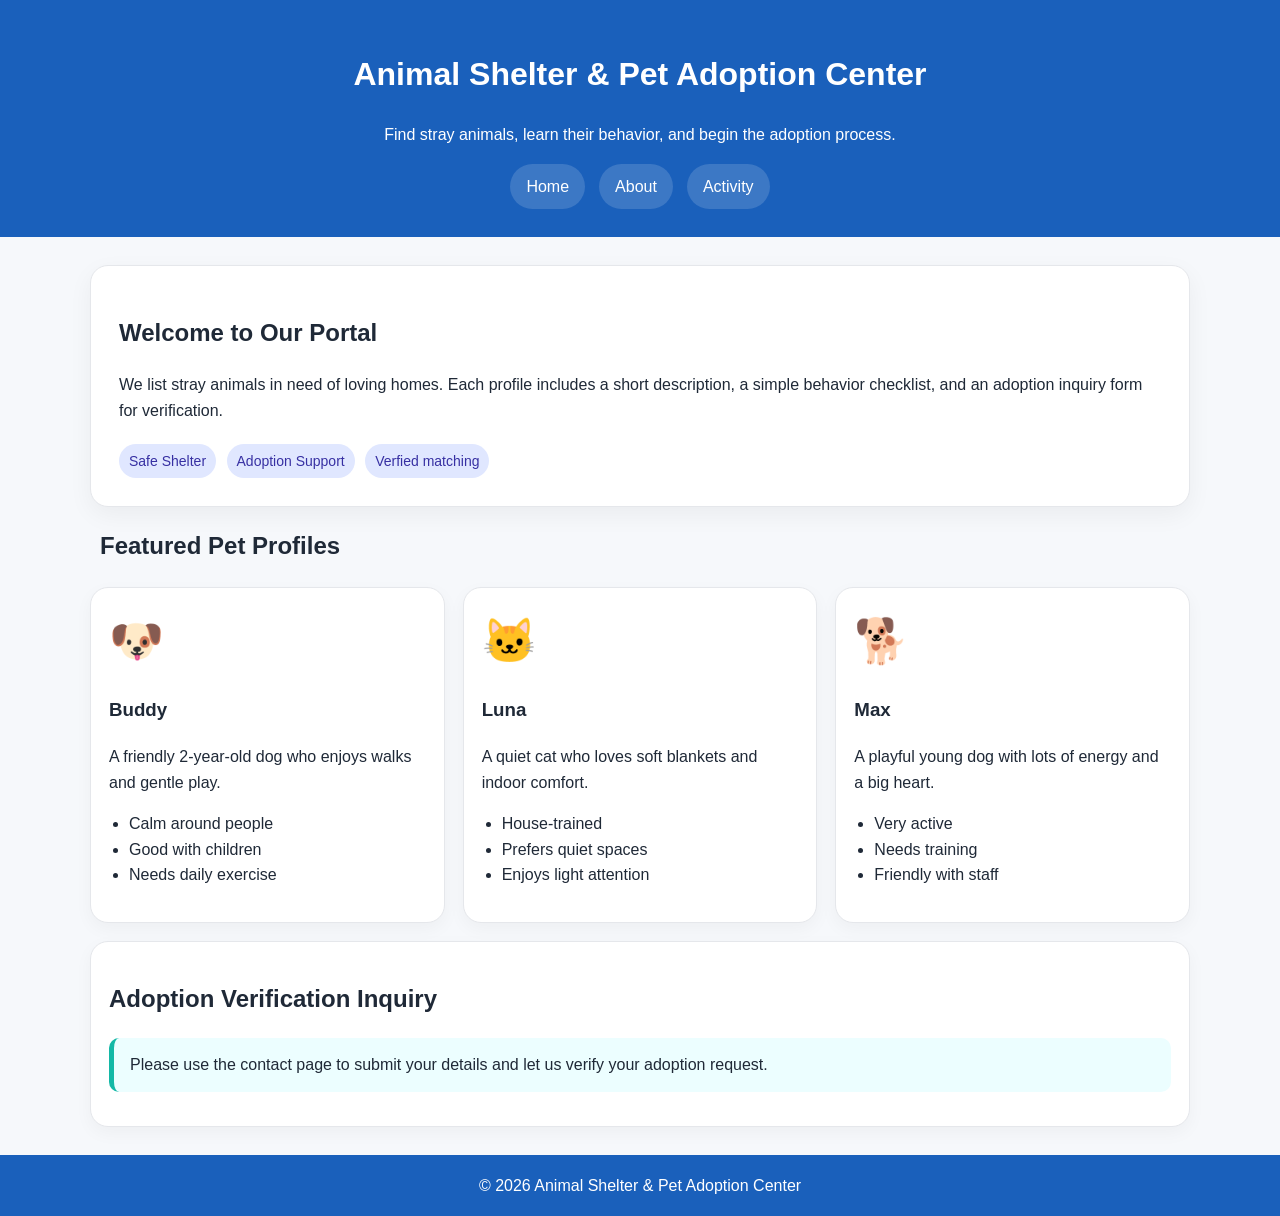
<file: index.html>
<!doctype html>
<html lang="en">

<head>
    <meta charset="UTF-8" />
    <meta name="viewport" content="width=device-width, initial-scale=1.0" />
    <title>Animal Shelter & Pet Adoption Center</title>
    <link rel="stylesheet" href="assets/index.css">
    <style>

    </style>
</head>

<body>
    <header>
        <h1>Animal Shelter & Pet Adoption Center</h1>
        <p>Find stray animals, learn their behavior, and begin the adoption process.</p>
        <nav>
            <a href="index.html">Home</a>
            <a href="about.html">About</a>
            <a href="activity.html">Activity</a>
        </nav>
    </header>

    <div class="container">
        <div class="div1">
            <h2>Welcome to Our Portal</h2>
            <p>We list stray animals in need of loving homes. Each profile includes a short description, a simple
                behavior checklist, and an adoption inquiry form for verification.</p>
            <div>
                <a href="" class="tag">Safe Shelter</a>
                <a href="" class="tag">Adoption Support</a>
                <a href="" class="tag">Verfied matching</a>
            </div>
        </div>

        <h2 class="section-title">Featured Pet Profiles</h2>
        <div class="grid">
            <article class="card">
                <div class="pet">🐶</div>
                <h3>Buddy</h3>
                <p>A friendly 2-year-old dog who enjoys walks and gentle play.</p>
                <ul>
                    <li>Calm around people</li>
                    <li>Good with children</li>
                    <li>Needs daily exercise</li>
                </ul>
            </article>

            <article class="card">
                <div class="pet">🐱</div>
                <h3>Luna</h3>
                <p>A quiet cat who loves soft blankets and indoor comfort.</p>
                <ul>
                    <li>House-trained</li>
                    <li>Prefers quiet spaces</li>
                    <li>Enjoys light attention</li>
                </ul>
            </article>

            <article class="card">
                <div class="pet">🐕</div>
                <h3>Max</h3>
                <p>A playful young dog with lots of energy and a big heart.</p>
                <ul>
                    <li>Very active</li>
                    <li>Needs training</li>
                    <li>Friendly with staff</li>
                </ul>
            </article>
        </div>

        <section class="card" style="margin-top:18px">
            <h2>Adoption Verification Inquiry</h2>
            <p class="note">Please use the contact page to submit your details and let us verify your adoption request.
            </p>
        </section>
    </div>

    <footer>© 2026 Animal Shelter & Pet Adoption Center</footer>
</body>

</html>
</file>
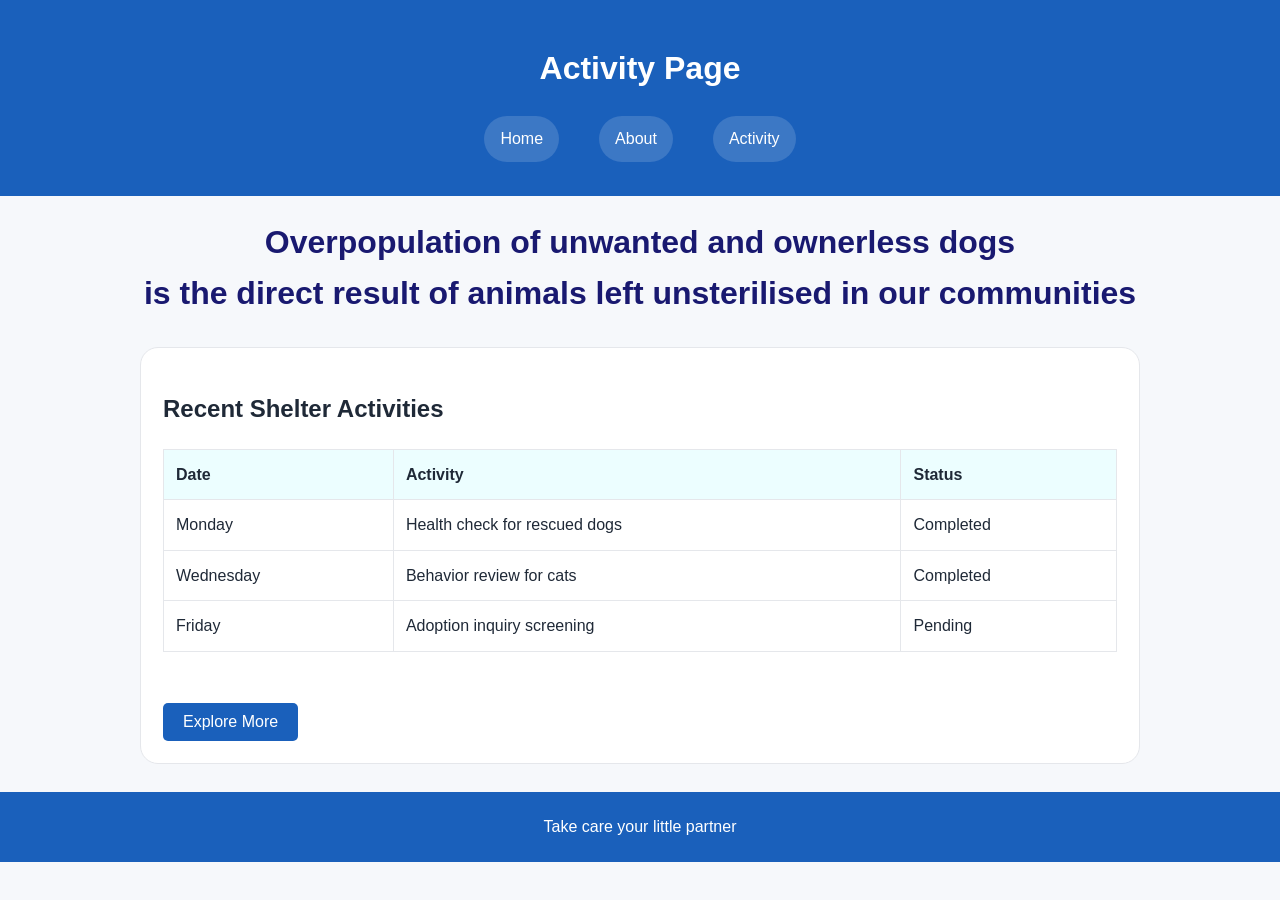
<file: activity.html>
<!doctype html>
<html lang="en">

<head>
    <meta charset="UTF-8" />
    <meta name="viewport" content="width=device-width, initial-scale=1.0" />
    <title>Activity - Animal Shelter</title>
    <link rel="stylesheet" href="assets/activity.css" />
</head>


<body>
    <header>
        <h1>Activity Page</h1>
        <nav>
            <a href="index.html">Home</a>
            <a href="about.html">About</a>
            <a href="activity.html">Activity</a>
        </nav>
    </header>

    <div>
        <h1 align="center" class="topic">Overpopulation of unwanted and ownerless dogs <br>is the direct result of animals left unsterilised in our communities</h1>
    </div>

    <div class="container">

    </div>

    <main class="container">
        <section class="card">
            <h2>Recent Shelter Activities</h2>
            <table>
                <tr>
                    <th>Date</th>
                    <th>Activity</th>
                    <th>Status</th>
                </tr>
                <tr>
                    <td>Monday</td>
                    <td>Health check for rescued dogs</td>
                    <td>Completed</td>
                </tr>
                <tr>
                    <td>Wednesday</td>
                    <td>Behavior review for cats</td>
                    <td>Completed</td>
                </tr>
                <tr>
                    <td>Friday</td>
                    <td>Adoption inquiry screening</td>
                    <td>Pending</td>
                </tr>
            </table>
            <br><br>
            <button class="bt" align="center" href="index.html">Explore More</button>
        </section>
    </main>

    <footer>Take care your little partner</footer>
</body>

</html>
</file>
<file: assets/index.css>
body {
      margin: 0;
      font-family: Arial, Helvetica, sans-serif;
      background: #f6f8fb;
      color: #1f2937;
      line-height: 1.6;
    }
    .container{
      width:min(1100px,92%);
      margin:28px auto;
    }

    header{
      background: rgb(26, 96, 187);
      color: #ffffff;
      padding: 28px 18px;
      text-align: center;
    }

    nav {
      display: flex;
      justify-content: center;
      gap: 14px;
      margin-top: 14px;
    }

    nav a {
      color: #fff;
      text-decoration: none;
      background: rgba(255, 255, 255, .15);
      padding: 10px 16px;
      border-radius: 999px;
    }

    nav a:hover {
      background: rgba(255, 255, 255, .28)
    }

    .div1 {
      background: #ffffff;
      padding: 28px;
      border: 1px solid;
      border-color: #e5e7eb;
      border-radius: 18px;
      box-shadow: 0 8px 24px rgba(0, 0, 0, .05);
    }

    .grid {
      display: grid;
      gap: 18px;
      grid-template-columns: repeat(auto-fit, minmax(260px, 1fr));
      margin-top: 22px;

    }

    .card {
      background: #ffffff;
      border: 1px solid;
      border-color: #e5e7eb;
      border-radius: 18px;
      padding: 18px;
      box-shadow: 0 6px 18px rgba(0, 0, 0, .04);
    }

    .pet {
      font-size: 44px;
      margin: 0 0 10px;
    }

    ul {
      padding-left: 20px;
    }

    .tag {
      display: inline-block;
      background: #e0e7ff;
      color: #3730a3;
      padding: 6px 10px;
      border-radius: 999px;
      font-size: 14px;
      margin: 4px 6px 0 0;
      text-decoration: none;
    }

    .section-title {
      padding-left: 10px;

    }

    .note {
      background: #ecfeff;
      border-left: 5px solid;
      padding: 14px 16px;
      border-radius: 10px;
      border-color: #14b8a6;
    }

    footer {
      margin-top: 28px;
      text-align: center;
      padding: 18px;
      background: rgb(26, 96, 187);
      color: #ffffff;
    }
</file>
<file: assets/activity.css>
:root {
  --bg: #f6f8fb;
  --card: #fff;
  --text: #1f2937;
  --accent: rgb(26, 96, 187);
  --border: #e5e7eb;
}

* {
  box-sizing: border-box
}

body {
  margin: 0;
  font-family: Arial, Helvetica, sans-serif;
  background: var(--bg);
  color: var(--text);
  line-height: 1.6;
}

header,
footer {
  background: rgb(26, 96, 187);
  color: #fff;
  text-align: center;
  padding: 22px 18px;
}

nav {
  display: flex;
  justify-content: center;
  gap: 40px;
  flex-wrap: wrap;
  margin-top: 12px;
  padding-bottom: 12px;
}

nav a {
  color: #fff;
  text-decoration: none;
  background: rgba(255, 255, 255, .15);
  padding: 10px 16px;
  border-radius: 999px;
}

.container {
  width: min(1000px, 92%);
  margin: 28px auto;
}

.card {
  background: var(--card);
  border: 1px solid var(--border);
  border-radius: 18px;
  padding: 22px;
  margin-bottom: 18px;
}

table {
  width: 100%;
  border-collapse: collapse;
}

th,
td {
  border: 1px solid var(--border);
  padding: 12px;
  text-align: left;
}

th {
  background: #ecfeff
}

.topic {
  color: midnightblue
}

.bt {
  background-color: rgb(26, 96, 187);;
  color: white;
  padding: 10px 20px;
  font-size: 16px;
  border: none;
  border-radius: 5px;
  cursor: pointer;
  align-items: center;
}
</file>
